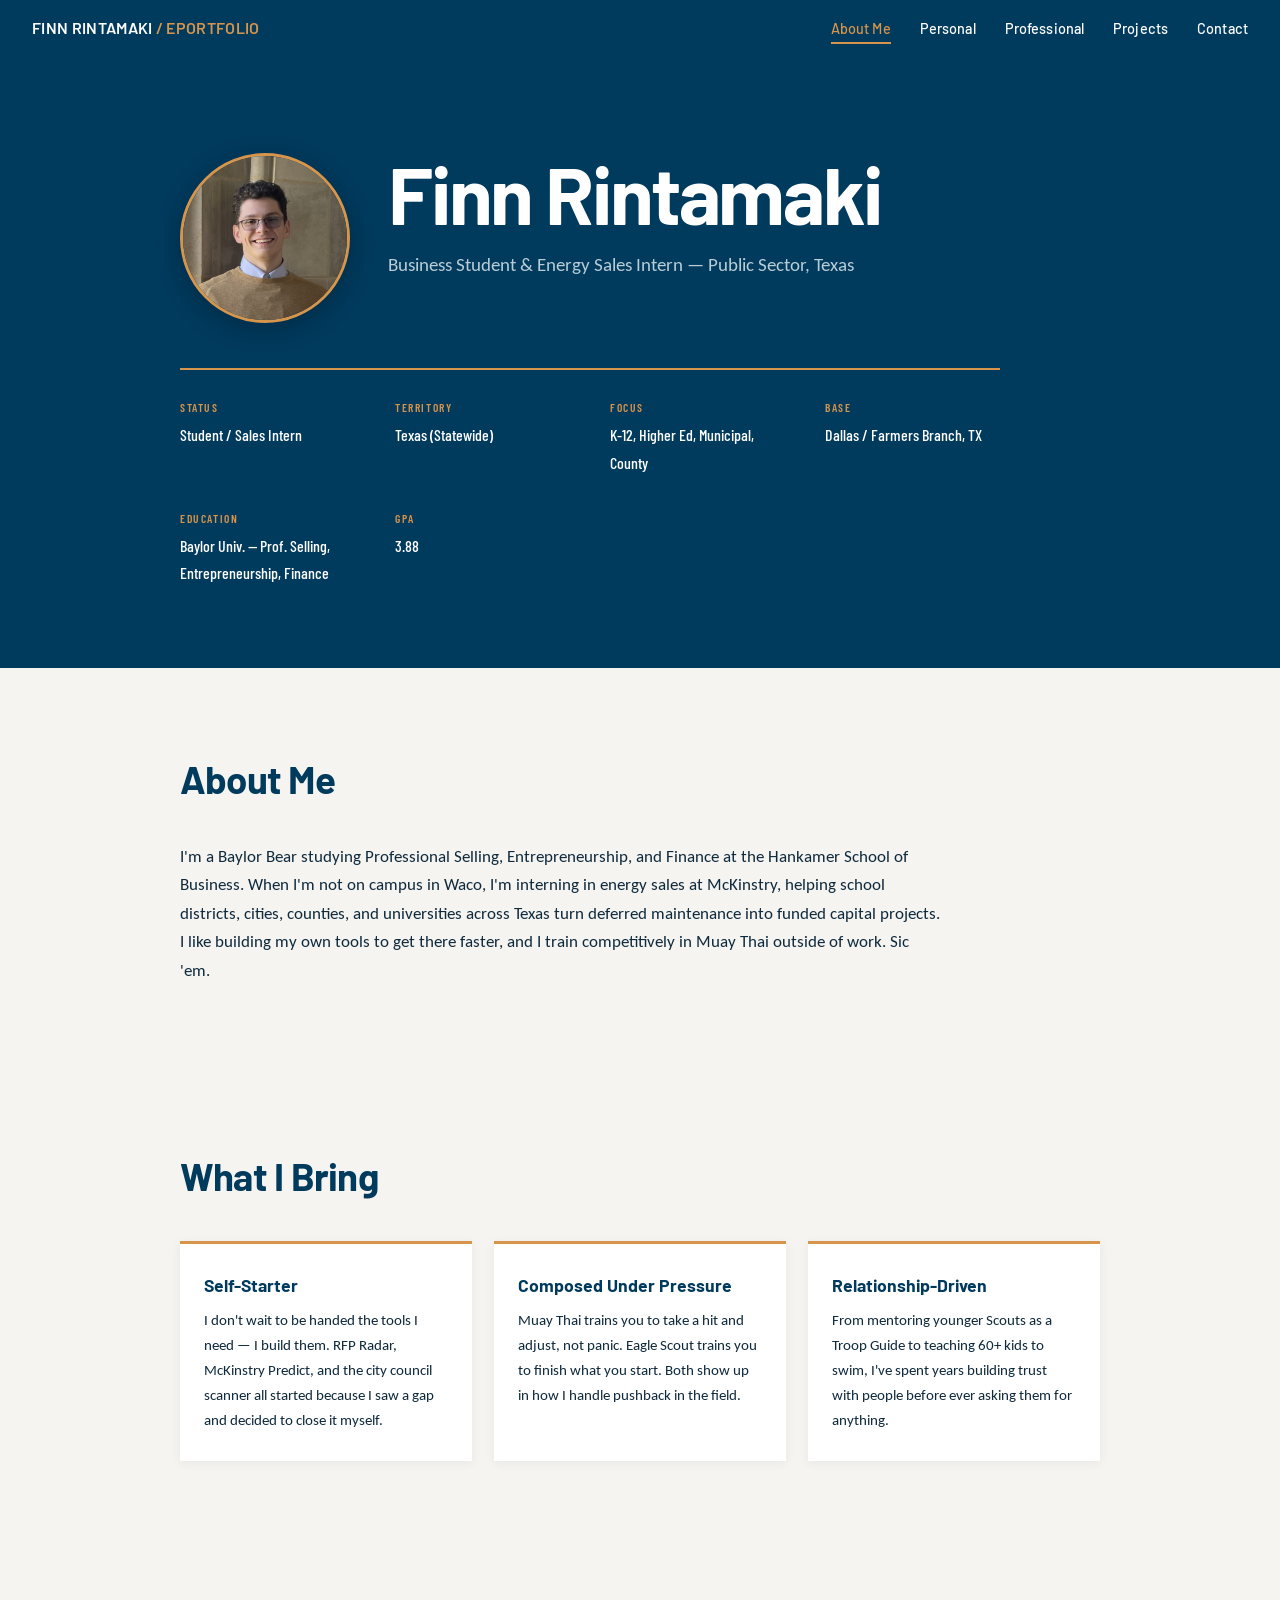
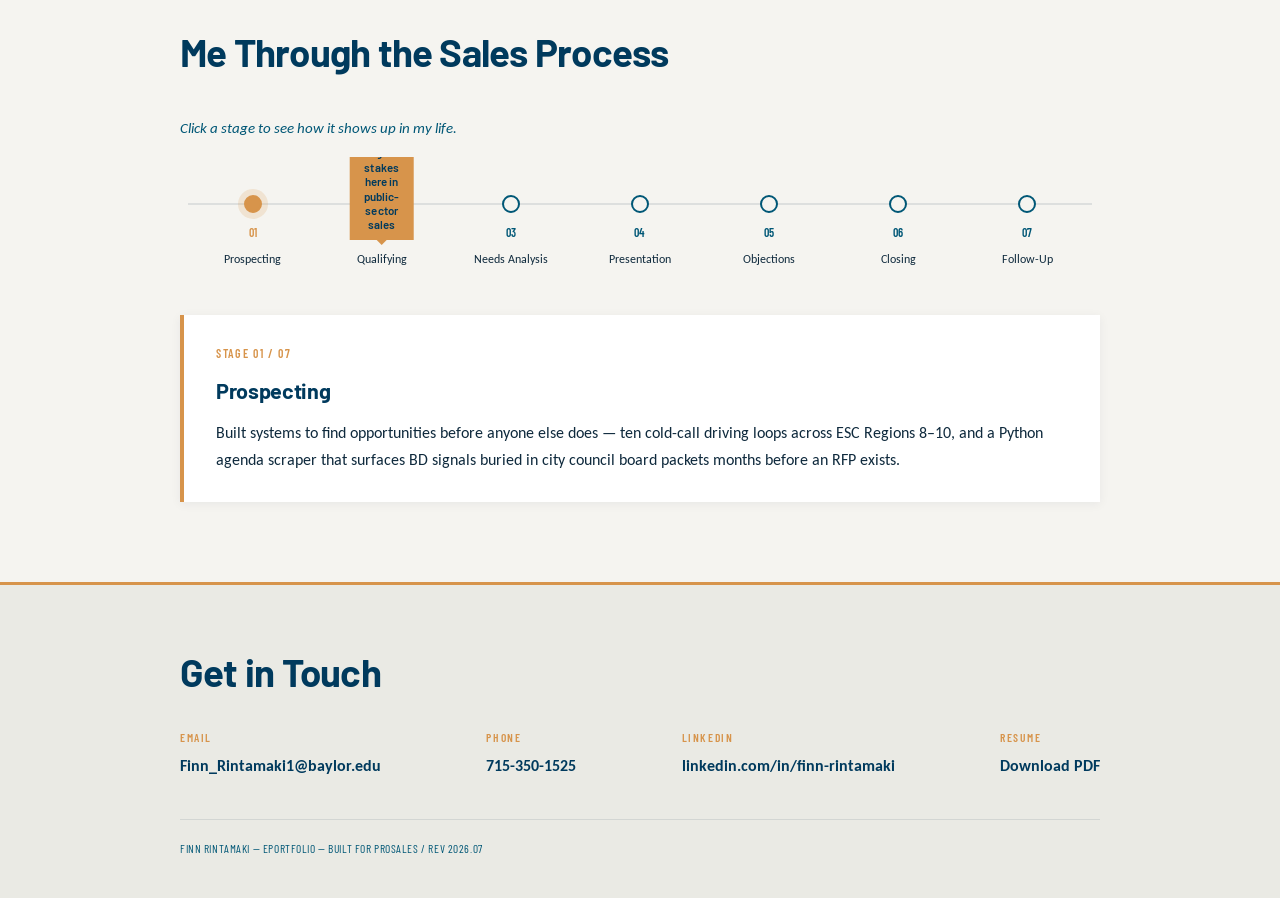
<file: index.html>
<!DOCTYPE html>
<html lang="en">
<head>
<meta charset="UTF-8">
<meta name="viewport" content="width=device-width, initial-scale=1.0">
<title>Finn Rintamaki — About Me</title>
<link rel="preconnect" href="https://fonts.googleapis.com">
<link href="https://fonts.googleapis.com/css2?family=Barlow:wght@400;500;600;700&family=Barlow+Condensed:wght@500;600&family=Carlito:wght@400;700&display=swap" rel="stylesheet">
<link rel="stylesheet" href="styles.css">
</head>
<body>

<a class="skip" href="#main">Skip to content</a>

<nav>
  <a href="index.html" class="nav-brand">FINN RINTAMAKI <span>/ EPORTFOLIO</span></a>
  <ul class="nav-links">
    <li><a href="index.html" class="active">About Me</a></li>
    <li><a href="personal.html">Personal</a></li>
    <li><a href="professional.html">Professional</a></li>
    <li><a href="projects.html">Projects</a></li>
    <li><a href="contact.html">Contact</a></li>
  </ul>
</nav>

<main id="main">

  <header class="hero" id="top">
    <div class="hero-frame">
      <div class="hero-top">
        <img class="hero-headshot" src="headshot.jpg" alt="Finn Rintamaki headshot">
        <div class="hero-intro">
          <h1>Finn Rintamaki</h1>
          <p class="role">Business Student &amp; Energy Sales Intern — Public Sector, Texas</p>
        </div>
      </div>
      <div class="spec-strip">
        <div class="spec-item">
          <span class="label">Status</span>
          <span class="value mono">Student / Sales Intern</span>
        </div>
        <div class="spec-item">
          <span class="label">Territory</span>
          <span class="value mono">Texas (Statewide)</span>
        </div>
        <div class="spec-item">
          <span class="label">Focus</span>
          <span class="value mono">K-12, Higher Ed, Municipal, County</span>
        </div>
        <div class="spec-item">
          <span class="label">Base</span>
          <span class="value mono">Dallas / Farmers Branch, TX</span>
        </div>
        <div class="spec-item">
          <span class="label">Education</span>
          <span class="value mono">Baylor Univ. — Prof. Selling, Entrepreneurship, Finance</span>
        </div>
        <div class="spec-item">
          <span class="label">GPA</span>
          <span class="value mono">3.88</span>
        </div>
      </div>
    </div>
  </header>

  <section id="about-me">
    <div class="section-inner">
      <h2 class="section-title">About Me</h2>
      <div class="about-flex reveal">
        <div class="about-copy">
          <p>I'm a Baylor Bear studying Professional Selling, Entrepreneurship, and Finance at the Hankamer School of Business. When I'm not on campus in Waco, I'm interning in energy sales at McKinstry, helping school districts, cities, counties, and universities across Texas turn deferred maintenance into funded capital projects. I like building my own tools to get there faster, and I train competitively in Muay Thai outside of work. Sic 'em.</p>
        </div>
      </div>

      <!-- To add your intro video: unhide the block below and replace YOUR_VIDEO_ID with your YouTube "Unlisted" video ID -->
      <!--
      <div class="video-frame">
        <iframe
          src="https://www.youtube.com/embed/YOUR_VIDEO_ID"
          title="Finn Rintamaki — 60 Second Intro"
          frameborder="0"
          allow="accelerometer; autoplay; clipboard-write; encrypted-media; gyroscope; picture-in-picture"
          allowfullscreen>
        </iframe>
      </div>
      -->
    </div>
  </section>

  <section id="strengths">
    <div class="section-inner">
      <h2 class="section-title">What I Bring</h2>
      <div class="strength-grid reveal">

        <div class="strength-card">
          <div class="strength-title">Self-Starter</div>
          <p class="strength-text">I don't wait to be handed the tools I need — I build them. RFP Radar, McKinstry Predict, and the city council scanner all started because I saw a gap and decided to close it myself.</p>
        </div>

        <div class="strength-card">
          <div class="strength-title">Composed Under Pressure</div>
          <p class="strength-text">Muay Thai trains you to take a hit and adjust, not panic. Eagle Scout trains you to finish what you start. Both show up in how I handle pushback in the field.</p>
        </div>

        <div class="strength-card">
          <div class="strength-title">Relationship-Driven</div>
          <p class="strength-text">From mentoring younger Scouts as a Troop Guide to teaching 60+ kids to swim, I've spent years building trust with people before ever asking them for anything.</p>
        </div>

      </div>
    </div>
  </section>

  <section id="journey">
    <div class="section-inner">
      <h2 class="section-title">Me Through the Sales Process</h2>
      <p class="journey-hint">Click a stage to see how it shows up in my life.</p>
      <div class="route-track reveal" role="list">
        <button class="route-stop active" data-stage="01" data-title="Prospecting" data-desc="Built systems to find opportunities before anyone else does — ten cold-call driving loops across ESC Regions 8–10, and a Python agenda scraper that surfaces BD signals buried in city council board packets months before an RFP exists." aria-pressed="true">
          <span class="stop-dot"></span>
          <span class="stop-year mono">01</span>
          <span class="stop-label">Prospecting</span>
        </button>
        <button class="route-stop" data-stage="02" data-title="Qualifying" data-desc="Learned to tell a real opportunity from a maybe — researching CO issuance timing, capital allocation, and HVAC condition before committing real time. Sizing up a multi-million-dollar capital project against dozens of smaller leads teaches you fast that not every open door is worth walking through." aria-pressed="false">
          <span class="stage-callout">Higher stakes here in public-sector sales</span>
          <span class="stop-dot"></span>
          <span class="stop-year mono">02</span>
          <span class="stop-label">Qualifying</span>
        </button>
        <button class="route-stop" data-stage="03" data-title="Needs Analysis" data-desc="Jazz taught me to listen before I play. Teaching 60+ kids to swim taught me to assess where each one actually was before deciding what came next — both are just discovery by another name." aria-pressed="false">
          <span class="stop-dot"></span>
          <span class="stop-year mono">03</span>
          <span class="stop-label">Needs Analysis</span>
        </button>
        <button class="route-stop" data-stage="04" data-title="Presentation" data-desc="Standing in front of people and delivering something they need to follow isn't new — Drum Major in front of a full marching band, and a formatted business case deck built for Blum ISD's school board comparing financing options." aria-pressed="false">
          <span class="stop-dot"></span>
          <span class="stop-year mono">04</span>
          <span class="stop-label">Presentation</span>
        </button>
        <button class="route-stop" data-stage="05" data-title="Handling Objections" data-desc="Muay Thai trains you to take a hit, stay composed, and adjust — not panic. The same instinct applies to navigating incumbent vendors and procurement pushback in the field." aria-pressed="false">
          <span class="stop-dot"></span>
          <span class="stop-year mono">05</span>
          <span class="stop-label">Objections</span>
        </button>
        <button class="route-stop" data-stage="06" data-title="Closing" data-desc="Eagle Scout doesn't happen by accident — it takes finishing a long project all the way through, past the point most people would stop. That same follow-through is what closing actually requires." aria-pressed="false">
          <span class="stop-dot"></span>
          <span class="stop-year mono">06</span>
          <span class="stop-label">Closing</span>
        </button>
        <button class="route-stop" data-stage="07" data-title="Follow-Up" data-desc="Relationship-driven service doesn't end at the signature — it's the same habit that had me mentoring younger Scouts as a Troop Guide and staying involved in international service work long after the initial commitment ended." aria-pressed="false">
          <span class="stop-dot"></span>
          <span class="stop-year mono">07</span>
          <span class="stop-label">Follow-Up</span>
        </button>
      </div>
      <div class="route-readout" id="journeyReadout">
        <span class="readout-label mono" id="readoutMeta">STAGE 01 / 07</span>
        <h3 class="readout-title" id="readoutTitle">Prospecting</h3>
        <p class="readout-desc" id="readoutDesc">Built systems to find opportunities before anyone else does — ten cold-call driving loops across ESC Regions 8–10, and a Python agenda scraper that surfaces BD signals buried in city council board packets months before an RFP exists.</p>
      </div>
    </div>
  </section>

</main>

<footer id="contact">
  <div class="section-inner">
    <h2 class="section-title" style="margin-bottom:1.5rem;">Get in Touch</h2>
  </div>
  <div class="contact-grid reveal">
    <div class="contact-item">
      <span class="label">Email</span>
      <a href="mailto:Finn_Rintamaki1@baylor.edu">Finn_Rintamaki1@baylor.edu</a>
    </div>
    <div class="contact-item">
      <span class="label">Phone</span>
      <a href="tel:+17153501525">715-350-1525</a>
    </div>
    <div class="contact-item">
      <span class="label">LinkedIn</span>
      <a href="https://www.linkedin.com/in/finn-rintamaki/" target="_blank" rel="noopener">linkedin.com/in/finn-rintamaki</a>
    </div>
    <div class="contact-item">
      <span class="label">Resume</span>
      <a href="Finn_Rintamaki_Resume.pdf" target="_blank" rel="noopener">Download PDF</a>
    </div>
  </div>
  <p class="footer-note">FINN RINTAMAKI — EPORTFOLIO — BUILT FOR PROSALES / REV 2026.07</p>
</footer>

<script src="script.js"></script>
</body>
</html>
</file>
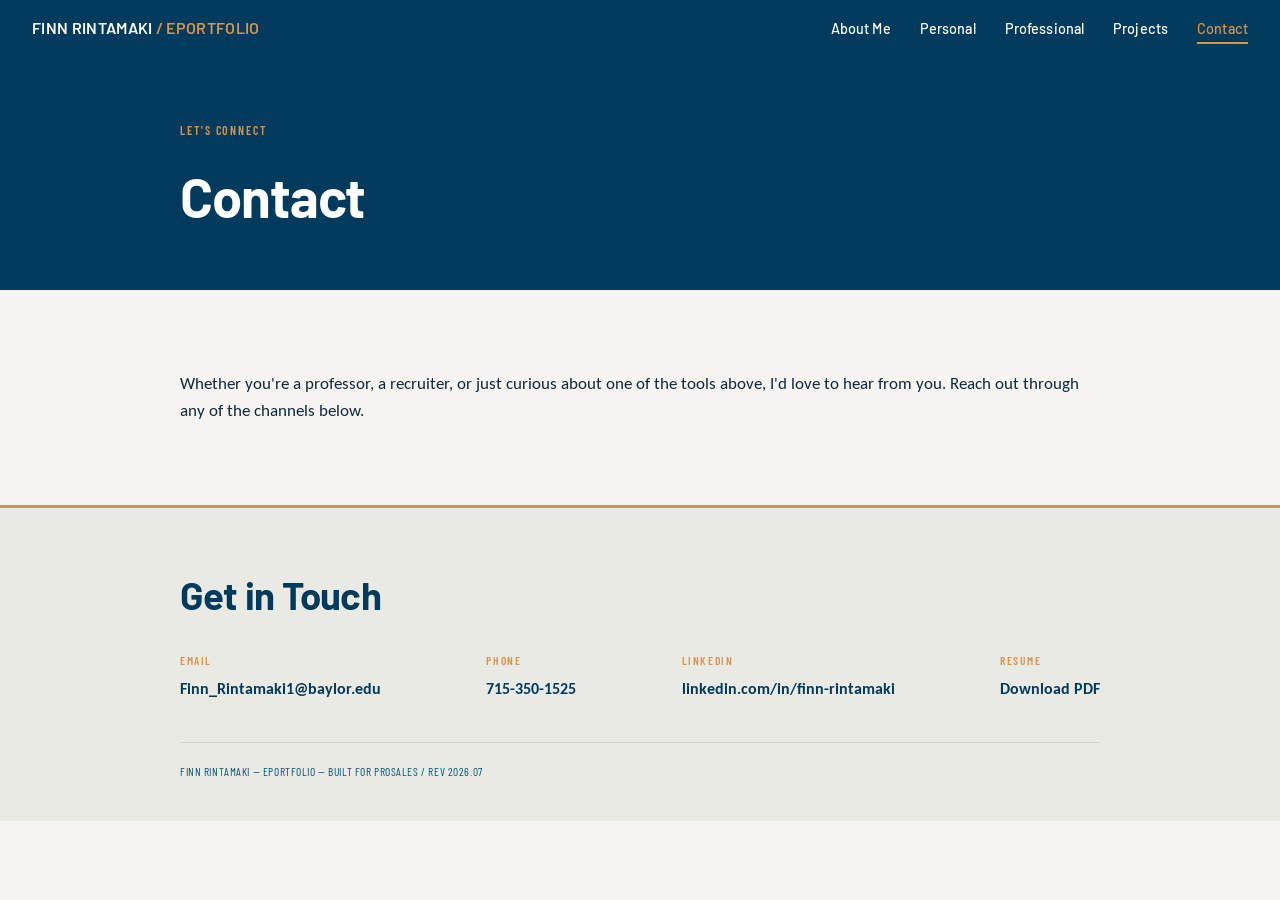
<file: contact.html>
<!DOCTYPE html>
<html lang="en">
<head>
<meta charset="UTF-8">
<meta name="viewport" content="width=device-width, initial-scale=1.0">
<title>Finn Rintamaki — Contact</title>
<link rel="preconnect" href="https://fonts.googleapis.com">
<link href="https://fonts.googleapis.com/css2?family=Barlow:wght@400;500;600;700&family=Barlow+Condensed:wght@500;600&family=Carlito:wght@400;700&display=swap" rel="stylesheet">
<link rel="stylesheet" href="styles.css">
</head>
<body>

<a class="skip" href="#main">Skip to content</a>

<nav>
  <a href="index.html" class="nav-brand">FINN RINTAMAKI <span>/ EPORTFOLIO</span></a>
  <ul class="nav-links">
    <li><a href="index.html">About Me</a></li>
    <li><a href="personal.html">Personal</a></li>
    <li><a href="professional.html">Professional</a></li>
    <li><a href="projects.html">Projects</a></li>
    <li><a href="contact.html" class="active">Contact</a></li>
  </ul>
</nav>

<header class="page-header">
  <div class="section-inner">
    <div class="eyebrow">Let's Connect</div>
    <h1>Contact</h1>
  </div>
</header>

<main id="main">
  <section id="contact-intro">
    <div class="section-inner">
      <p class="about-copy" style="font-size:1.05rem;">Whether you're a professor, a recruiter, or just curious about one of the tools above, I'd love to hear from you. Reach out through any of the channels below.</p>
    </div>
  </section>
</main>

<footer id="contact">
  <div class="section-inner">
    <h2 class="section-title" style="margin-bottom:1.5rem;">Get in Touch</h2>
  </div>
  <div class="contact-grid reveal">
    <div class="contact-item">
      <span class="label">Email</span>
      <a href="mailto:Finn_Rintamaki1@baylor.edu">Finn_Rintamaki1@baylor.edu</a>
    </div>
    <div class="contact-item">
      <span class="label">Phone</span>
      <a href="tel:+17153501525">715-350-1525</a>
    </div>
    <div class="contact-item">
      <span class="label">LinkedIn</span>
      <a href="https://www.linkedin.com/in/finn-rintamaki/" target="_blank" rel="noopener">linkedin.com/in/finn-rintamaki</a>
    </div>
    <div class="contact-item">
      <span class="label">Resume</span>
      <a href="Finn_Rintamaki_Resume.pdf" target="_blank" rel="noopener">Download PDF</a>
    </div>
  </div>
  <p class="footer-note">FINN RINTAMAKI — EPORTFOLIO — BUILT FOR PROSALES / REV 2026.07</p>
</footer>

<script src="script.js"></script>
</body>
</html>
</file>
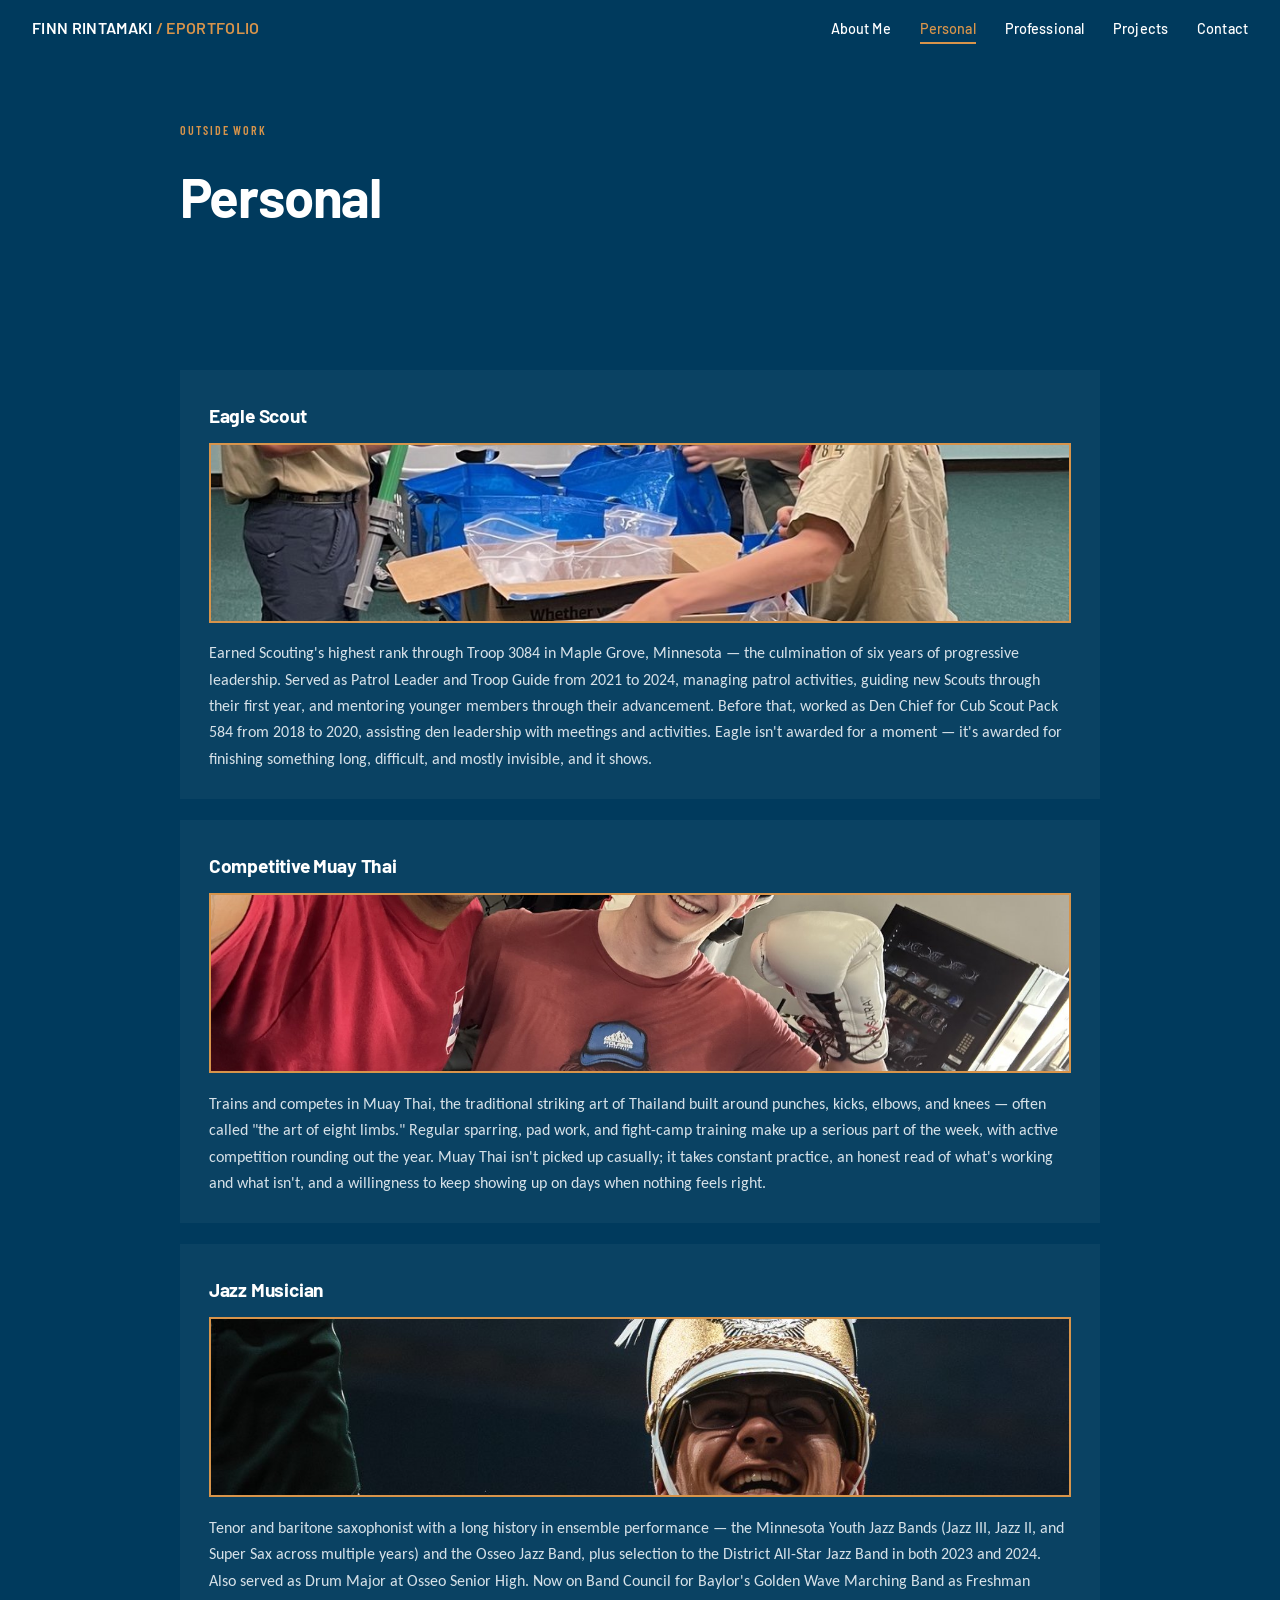
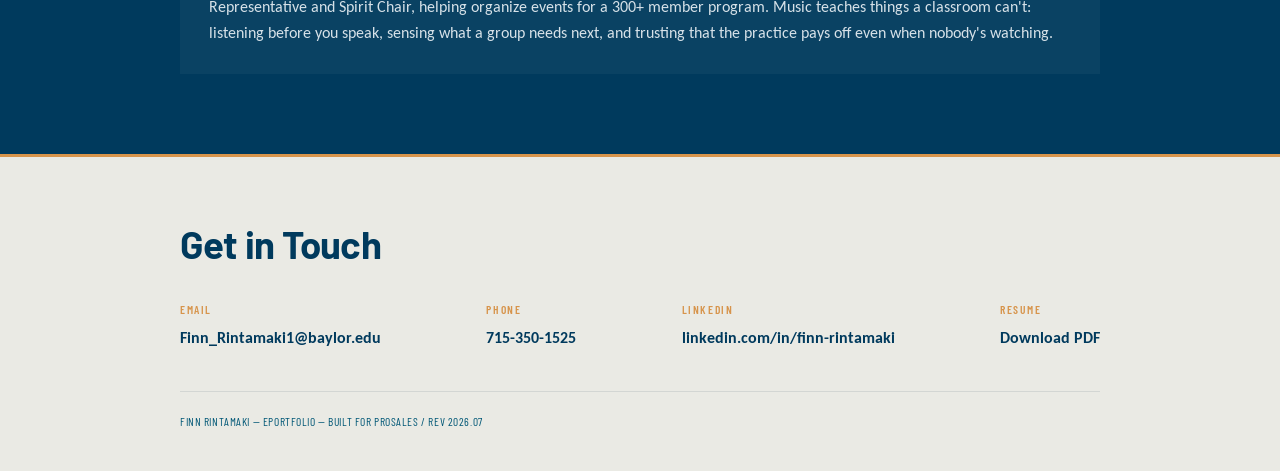
<file: personal.html>
<!DOCTYPE html>
<html lang="en">
<head>
<meta charset="UTF-8">
<meta name="viewport" content="width=device-width, initial-scale=1.0">
<title>Finn Rintamaki — Personal</title>
<link rel="preconnect" href="https://fonts.googleapis.com">
<link href="https://fonts.googleapis.com/css2?family=Barlow:wght@400;500;600;700&family=Barlow+Condensed:wght@500;600&family=Carlito:wght@400;700&display=swap" rel="stylesheet">
<link rel="stylesheet" href="styles.css">
</head>
<body>

<a class="skip" href="#main">Skip to content</a>

<nav>
  <a href="index.html" class="nav-brand">FINN RINTAMAKI <span>/ EPORTFOLIO</span></a>
  <ul class="nav-links">
    <li><a href="index.html">About Me</a></li>
    <li><a href="personal.html" class="active">Personal</a></li>
    <li><a href="professional.html">Professional</a></li>
    <li><a href="projects.html">Projects</a></li>
    <li><a href="contact.html">Contact</a></li>
  </ul>
</nav>

<header class="page-header">
  <div class="section-inner">
    <div class="eyebrow">Outside Work</div>
    <h1>Personal</h1>
  </div>
</header>

<main id="main">
  <section id="personal" class="dark-band">
    <div class="section-inner">
      <div class="card-list">

        <div class="card reveal">
          <div class="card-head">
            <span class="card-title">Eagle Scout</span>
          </div>
          <img class="photo-slot card-photo" src="eagle-scout.jpg" alt="Finn leading an Eagle Scout service project" style="object-fit:cover; padding:0; background:none; border:2px solid var(--brass);">
          <p>Earned Scouting's highest rank through Troop 3084 in Maple Grove, Minnesota — the culmination of six years of progressive leadership. Served as Patrol Leader and Troop Guide from 2021 to 2024, managing patrol activities, guiding new Scouts through their first year, and mentoring younger members through their advancement. Before that, worked as Den Chief for Cub Scout Pack 584 from 2018 to 2020, assisting den leadership with meetings and activities. Eagle isn't awarded for a moment — it's awarded for finishing something long, difficult, and mostly invisible, and it shows.</p>
        </div>

        <div class="card reveal">
          <div class="card-head">
            <span class="card-title">Competitive Muay Thai</span>
          </div>
          <img class="photo-slot card-photo" src="muay-thai.jpg" alt="Finn training Muay Thai with his coach" style="object-fit:cover; padding:0; background:none; border:2px solid var(--brass);">
          <p>Trains and competes in Muay Thai, the traditional striking art of Thailand built around punches, kicks, elbows, and knees — often called "the art of eight limbs." Regular sparring, pad work, and fight-camp training make up a serious part of the week, with active competition rounding out the year. Muay Thai isn't picked up casually; it takes constant practice, an honest read of what's working and what isn't, and a willingness to keep showing up on days when nothing feels right.</p>
        </div>

        <div class="card reveal">
          <div class="card-head">
            <span class="card-title">Jazz Musician</span>
          </div>
          <img class="photo-slot card-photo" src="marching-band.jpg" alt="Finn as Drum Major with Baylor's Golden Wave Marching Band" style="object-fit:cover; padding:0; background:none; border:2px solid var(--brass);">
          <p>Tenor and baritone saxophonist with a long history in ensemble performance — the Minnesota Youth Jazz Bands (Jazz III, Jazz II, and Super Sax across multiple years) and the Osseo Jazz Band, plus selection to the District All-Star Jazz Band in both 2023 and 2024. Also served as Drum Major at Osseo Senior High. Now on Band Council for Baylor's Golden Wave Marching Band as Freshman Representative and Spirit Chair, helping organize events for a 300+ member program. Music teaches things a classroom can't: listening before you speak, sensing what a group needs next, and trusting that the practice pays off even when nobody's watching.</p>
        </div>

      </div>
    </div>
  </section>
</main>

<footer id="contact">
  <div class="section-inner">
    <h2 class="section-title" style="margin-bottom:1.5rem;">Get in Touch</h2>
  </div>
  <div class="contact-grid reveal">
    <div class="contact-item">
      <span class="label">Email</span>
      <a href="mailto:Finn_Rintamaki1@baylor.edu">Finn_Rintamaki1@baylor.edu</a>
    </div>
    <div class="contact-item">
      <span class="label">Phone</span>
      <a href="tel:+17153501525">715-350-1525</a>
    </div>
    <div class="contact-item">
      <span class="label">LinkedIn</span>
      <a href="https://www.linkedin.com/in/finn-rintamaki/" target="_blank" rel="noopener">linkedin.com/in/finn-rintamaki</a>
    </div>
    <div class="contact-item">
      <span class="label">Resume</span>
      <a href="Finn_Rintamaki_Resume.pdf" target="_blank" rel="noopener">Download PDF</a>
    </div>
  </div>
  <p class="footer-note">FINN RINTAMAKI — EPORTFOLIO — BUILT FOR PROSALES / REV 2026.07</p>
</footer>

<script src="script.js"></script>
</body>
</html>
</file>
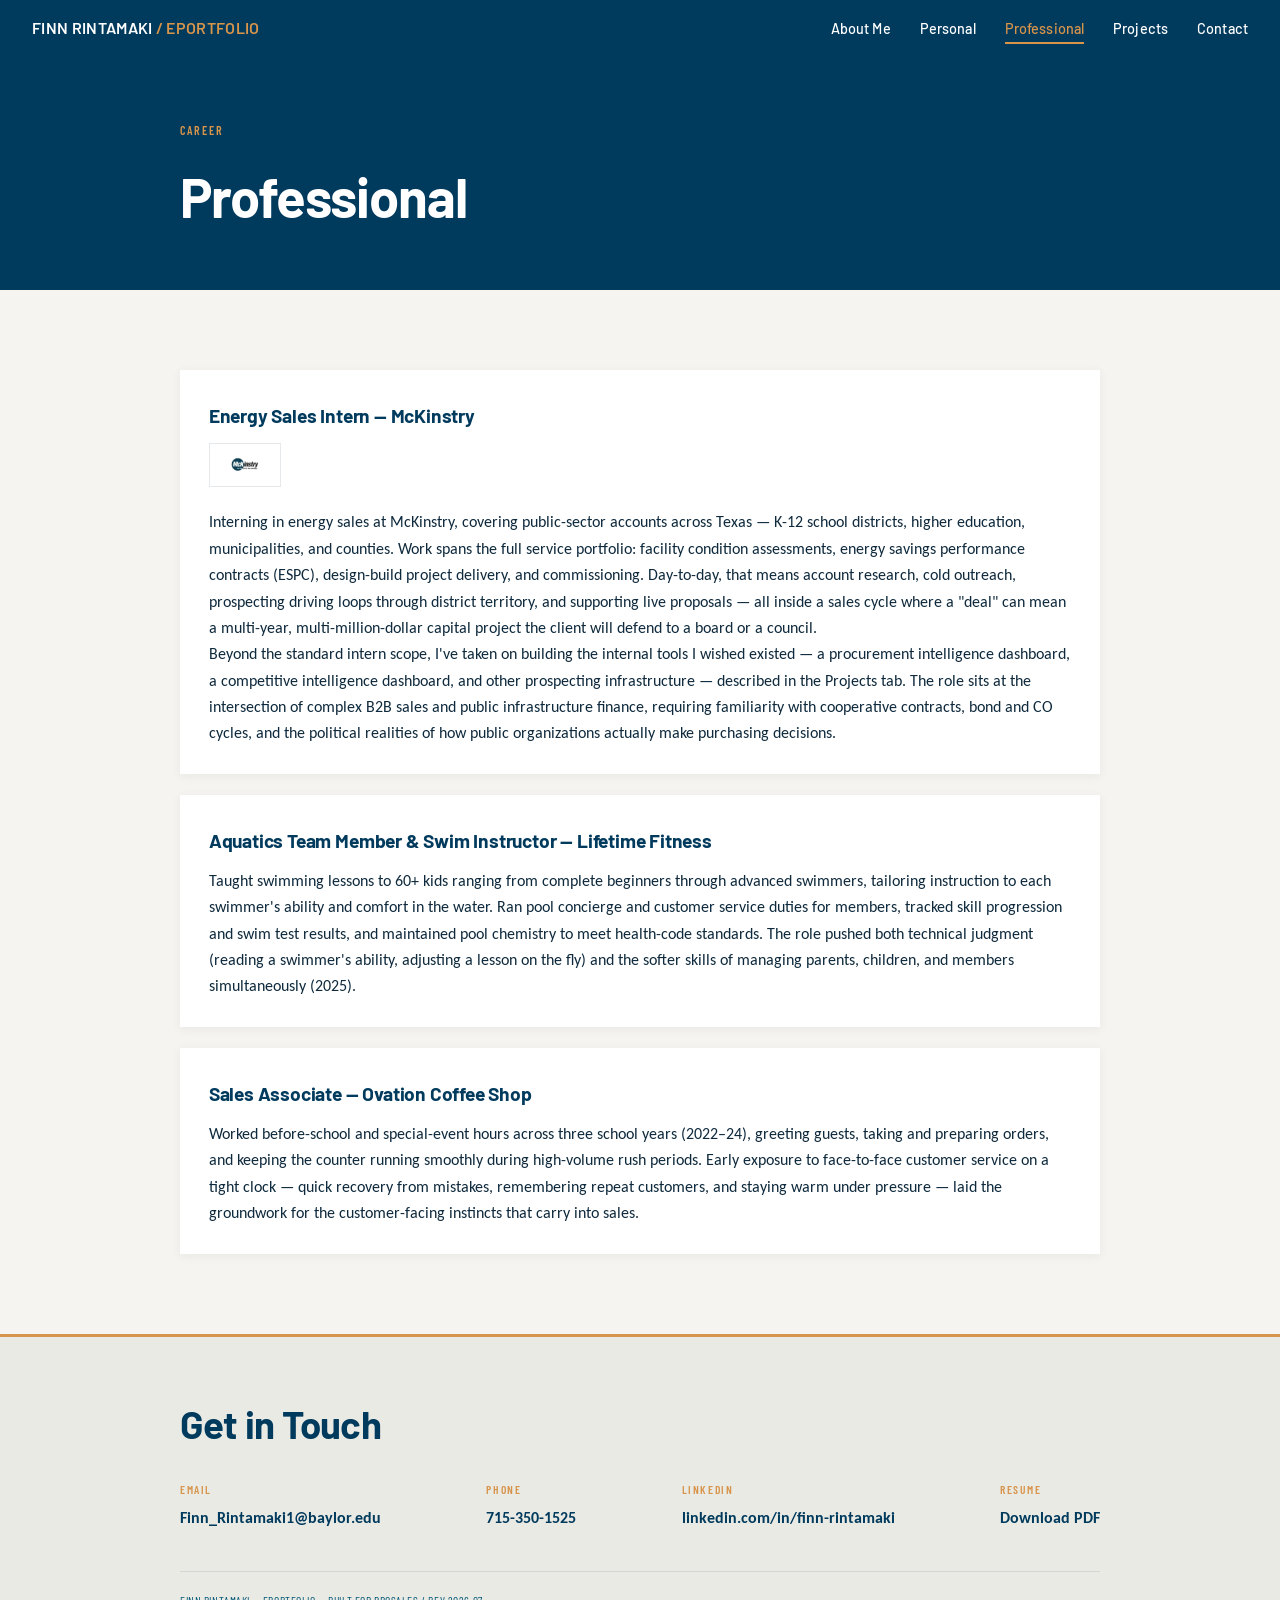
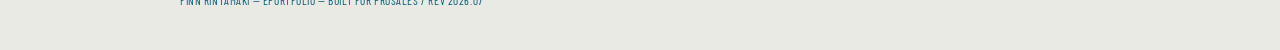
<file: professional.html>
<!DOCTYPE html>
<html lang="en">
<head>
<meta charset="UTF-8">
<meta name="viewport" content="width=device-width, initial-scale=1.0">
<title>Finn Rintamaki — Professional</title>
<link rel="preconnect" href="https://fonts.googleapis.com">
<link href="https://fonts.googleapis.com/css2?family=Barlow:wght@400;500;600;700&family=Barlow+Condensed:wght@500;600&family=Carlito:wght@400;700&display=swap" rel="stylesheet">
<link rel="stylesheet" href="styles.css">
</head>
<body>

<a class="skip" href="#main">Skip to content</a>

<nav>
  <a href="index.html" class="nav-brand">FINN RINTAMAKI <span>/ EPORTFOLIO</span></a>
  <ul class="nav-links">
    <li><a href="index.html">About Me</a></li>
    <li><a href="personal.html">Personal</a></li>
    <li><a href="professional.html" class="active">Professional</a></li>
    <li><a href="projects.html">Projects</a></li>
    <li><a href="contact.html">Contact</a></li>
  </ul>
</nav>

<header class="page-header">
  <div class="section-inner">
    <div class="eyebrow">Career</div>
    <h1>Professional</h1>
  </div>
</header>

<main id="main">
  <section id="professional">
    <div class="section-inner">
      <div class="card-list">

        <div class="card reveal">
          <div class="card-head">
            <span class="card-title">Energy Sales Intern — McKinstry</span>
          </div>
          <img src="mckinstry-logo.jpg" alt="McKinstry logo" style="height:44px; margin-bottom:0.9rem; background:#fff; padding:0.4rem 0.7rem; border:1px solid var(--paper-line-faint);">
          <p>Interning in energy sales at McKinstry, covering public-sector accounts across Texas — K-12 school districts, higher education, municipalities, and counties. Work spans the full service portfolio: facility condition assessments, energy savings performance contracts (ESPC), design-build project delivery, and commissioning. Day-to-day, that means account research, cold outreach, prospecting driving loops through district territory, and supporting live proposals — all inside a sales cycle where a "deal" can mean a multi-year, multi-million-dollar capital project the client will defend to a board or a council.</p>
          <p>Beyond the standard intern scope, I've taken on building the internal tools I wished existed — a procurement intelligence dashboard, a competitive intelligence dashboard, and other prospecting infrastructure — described in the Projects tab. The role sits at the intersection of complex B2B sales and public infrastructure finance, requiring familiarity with cooperative contracts, bond and CO cycles, and the political realities of how public organizations actually make purchasing decisions.</p>
        </div>

        <div class="card reveal">
          <div class="card-head">
            <span class="card-title">Aquatics Team Member &amp; Swim Instructor — Lifetime Fitness</span>
          </div>
          <p>Taught swimming lessons to 60+ kids ranging from complete beginners through advanced swimmers, tailoring instruction to each swimmer's ability and comfort in the water. Ran pool concierge and customer service duties for members, tracked skill progression and swim test results, and maintained pool chemistry to meet health-code standards. The role pushed both technical judgment (reading a swimmer's ability, adjusting a lesson on the fly) and the softer skills of managing parents, children, and members simultaneously (2025).</p>
        </div>

        <div class="card reveal">
          <div class="card-head">
            <span class="card-title">Sales Associate — Ovation Coffee Shop</span>
          </div>
          <p>Worked before-school and special-event hours across three school years (2022–24), greeting guests, taking and preparing orders, and keeping the counter running smoothly during high-volume rush periods. Early exposure to face-to-face customer service on a tight clock — quick recovery from mistakes, remembering repeat customers, and staying warm under pressure — laid the groundwork for the customer-facing instincts that carry into sales.</p>
        </div>

      </div>
    </div>
  </section>
</main>

<footer id="contact">
  <div class="section-inner">
    <h2 class="section-title" style="margin-bottom:1.5rem;">Get in Touch</h2>
  </div>
  <div class="contact-grid reveal">
    <div class="contact-item">
      <span class="label">Email</span>
      <a href="mailto:Finn_Rintamaki1@baylor.edu">Finn_Rintamaki1@baylor.edu</a>
    </div>
    <div class="contact-item">
      <span class="label">Phone</span>
      <a href="tel:+17153501525">715-350-1525</a>
    </div>
    <div class="contact-item">
      <span class="label">LinkedIn</span>
      <a href="https://www.linkedin.com/in/finn-rintamaki/" target="_blank" rel="noopener">linkedin.com/in/finn-rintamaki</a>
    </div>
    <div class="contact-item">
      <span class="label">Resume</span>
      <a href="Finn_Rintamaki_Resume.pdf" target="_blank" rel="noopener">Download PDF</a>
    </div>
  </div>
  <p class="footer-note">FINN RINTAMAKI — EPORTFOLIO — BUILT FOR PROSALES / REV 2026.07</p>
</footer>

<script src="script.js"></script>
</body>
</html>
</file>
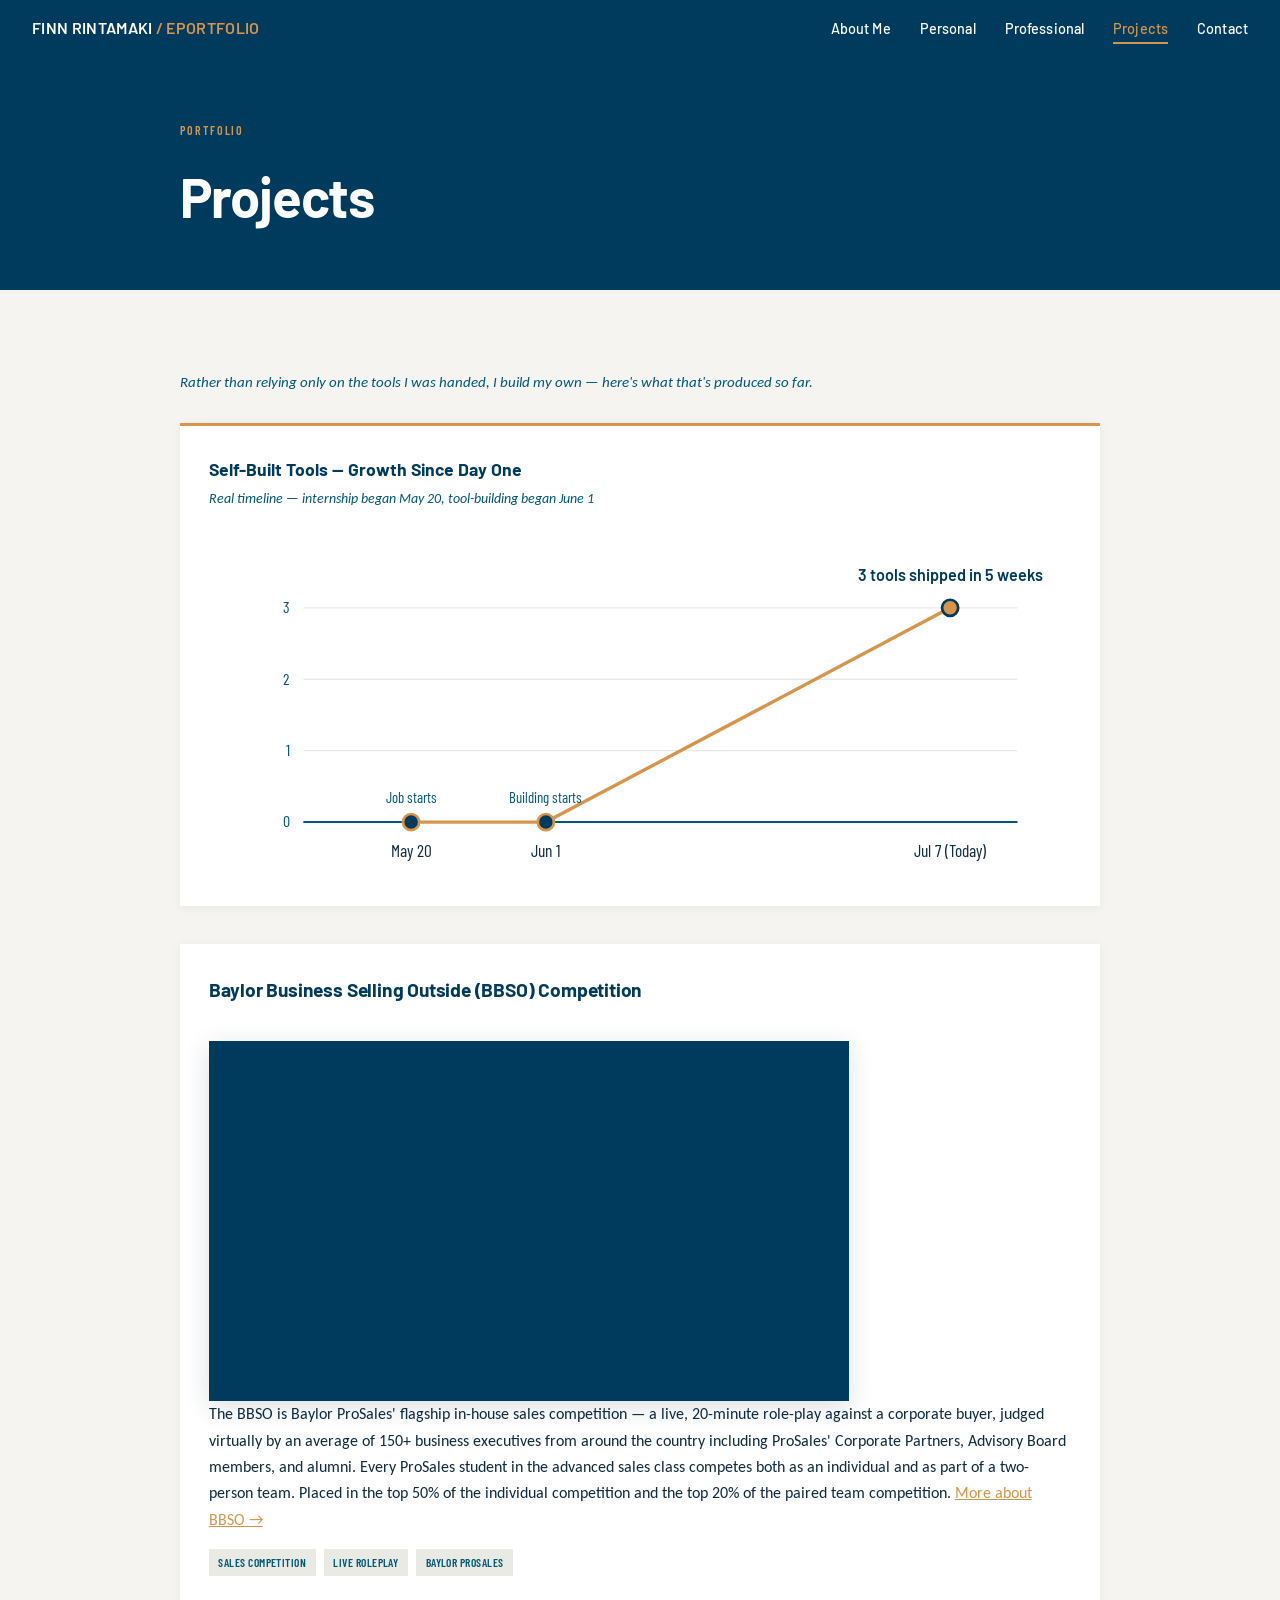
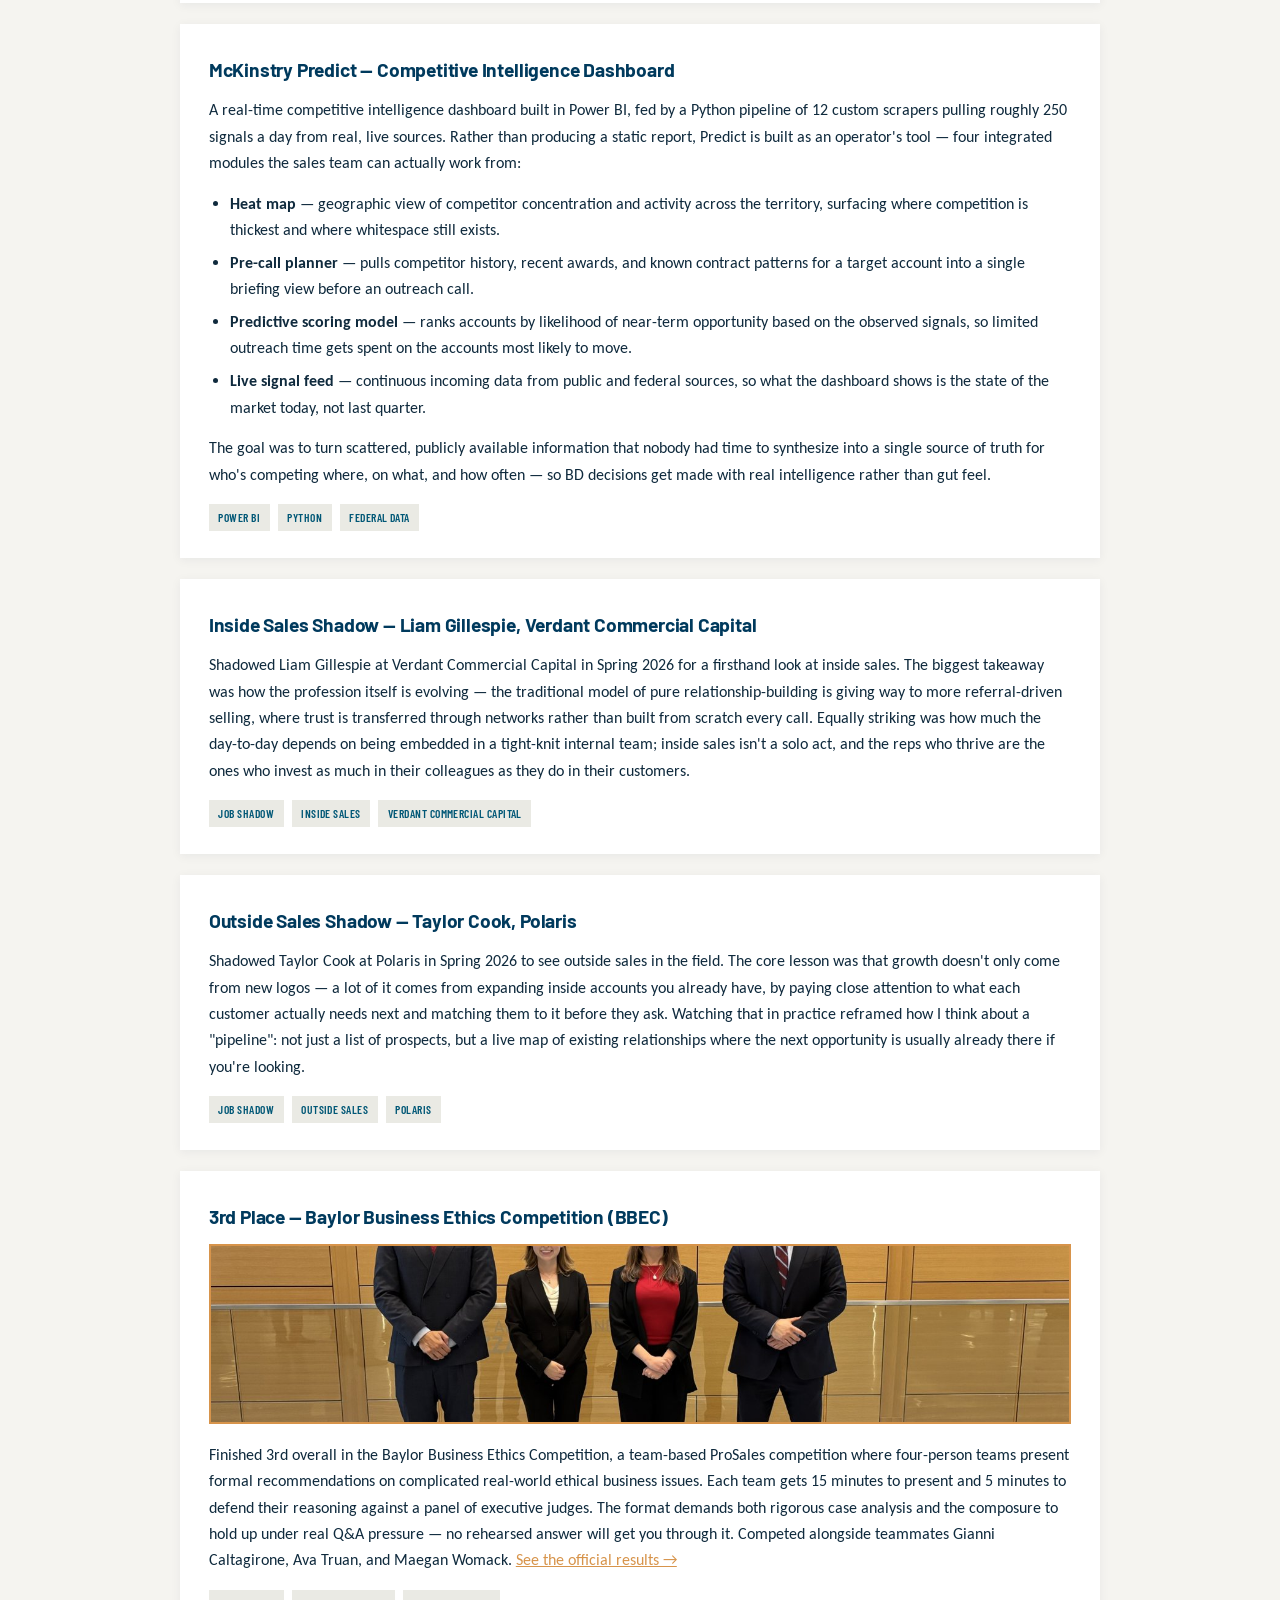
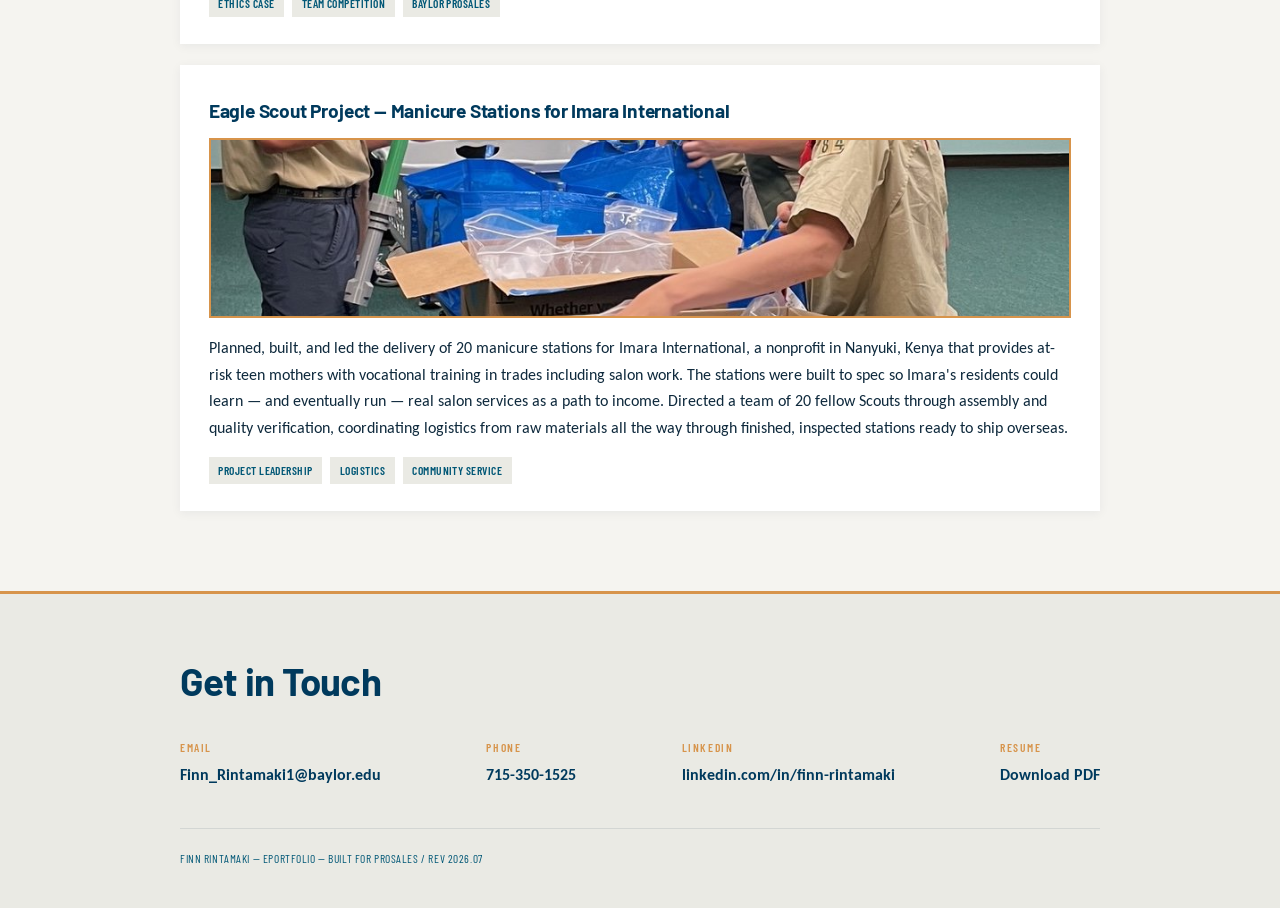
<file: projects.html>
<!DOCTYPE html>
<html lang="en">
<head>
<meta charset="UTF-8">
<meta name="viewport" content="width=device-width, initial-scale=1.0">
<title>Finn Rintamaki — Projects</title>
<link rel="preconnect" href="https://fonts.googleapis.com">
<link href="https://fonts.googleapis.com/css2?family=Barlow:wght@400;500;600;700&family=Barlow+Condensed:wght@500;600&family=Carlito:wght@400;700&display=swap" rel="stylesheet">
<link rel="stylesheet" href="styles.css">
</head>
<body>

<a class="skip" href="#main">Skip to content</a>

<nav>
  <a href="index.html" class="nav-brand">FINN RINTAMAKI <span>/ EPORTFOLIO</span></a>
  <ul class="nav-links">
    <li><a href="index.html">About Me</a></li>
    <li><a href="personal.html">Personal</a></li>
    <li><a href="professional.html">Professional</a></li>
    <li><a href="projects.html" class="active">Projects</a></li>
    <li><a href="contact.html">Contact</a></li>
  </ul>
</nav>

<header class="page-header">
  <div class="section-inner">
    <div class="eyebrow">Portfolio</div>
    <h1>Projects</h1>
  </div>
</header>

<main id="main">
  <section id="projects">
    <div class="section-inner">
      <p class="journey-hint">Rather than relying only on the tools I was handed, I build my own — here's what that's produced so far.</p>

      <div class="chart-block reveal">
        <div class="chart-title">Self-Built Tools — Growth Since Day One</div>
        <div class="chart-caption">Real timeline — internship began May 20, tool-building began June 1</div>
        <svg viewBox="0 0 640 260" xmlns="http://www.w3.org/2000/svg">
          <line x1="70" y1="60" x2="600" y2="60" stroke="var(--paper-line-faint)" stroke-width="1"/>
          <line x1="70" y1="113" x2="600" y2="113" stroke="var(--paper-line-faint)" stroke-width="1"/>
          <line x1="70" y1="166" x2="600" y2="166" stroke="var(--paper-line-faint)" stroke-width="1"/>
          <line x1="70" y1="219" x2="600" y2="219" stroke="var(--line)" stroke-width="1.5"/>

          <text x="60" y="64" text-anchor="end" font-family="Barlow Condensed" font-size="12" fill="var(--line)">3</text>
          <text x="60" y="117" text-anchor="end" font-family="Barlow Condensed" font-size="12" fill="var(--line)">2</text>
          <text x="60" y="170" text-anchor="end" font-family="Barlow Condensed" font-size="12" fill="var(--line)">1</text>
          <text x="60" y="223" text-anchor="end" font-family="Barlow Condensed" font-size="12" fill="var(--line)">0</text>

          <polyline points="150,219 250,219 550,60" fill="none" stroke="var(--brass)" stroke-width="2.5"/>

          <circle cx="150" cy="219" r="6" fill="var(--ink)" stroke="var(--brass)" stroke-width="2"/>
          <circle cx="250" cy="219" r="6" fill="var(--ink)" stroke="var(--brass)" stroke-width="2"/>
          <circle cx="550" cy="60" r="6" fill="var(--brass)" stroke="var(--ink)" stroke-width="2"/>

          <text x="150" y="245" text-anchor="middle" font-family="Barlow Condensed" font-size="13" fill="var(--dark-text)">May 20</text>
          <text x="250" y="245" text-anchor="middle" font-family="Barlow Condensed" font-size="13" fill="var(--dark-text)">Jun 1</text>
          <text x="550" y="245" text-anchor="middle" font-family="Barlow Condensed" font-size="13" fill="var(--dark-text)">Jul 7 (Today)</text>

          <text x="150" y="205" text-anchor="middle" font-family="Barlow Condensed" font-size="11" fill="var(--line)">Job starts</text>
          <text x="250" y="205" text-anchor="middle" font-family="Barlow Condensed" font-size="11" fill="var(--line)">Building starts</text>
          <text x="550" y="40" text-anchor="middle" font-family="Barlow" font-weight="600" font-size="12" fill="var(--ink)">3 tools shipped in 5 weeks</text>
        </svg>
      </div>

      <div class="card-list">

        <div class="card reveal">
          <div class="card-head">
            <span class="card-title">Baylor Business Selling Outside (BBSO) Competition</span>
          </div>
          <div class="video-frame">
            <iframe
              src="https://www.youtube.com/embed/wat6ibZ21Ew"
              title="Finn Rintamaki — BBSO Competition"
              frameborder="0"
              allow="accelerometer; autoplay; clipboard-write; encrypted-media; gyroscope; picture-in-picture"
              allowfullscreen>
            </iframe>
          </div>
          <p>The BBSO is Baylor ProSales' flagship in-house sales competition — a live, 20-minute role-play against a corporate buyer, judged virtually by an average of 150+ business executives from around the country including ProSales' Corporate Partners, Advisory Board members, and alumni. Every ProSales student in the advanced sales class competes both as an individual and as part of a two-person team. Placed in the top 50% of the individual competition and the top 20% of the paired team competition. <a href="https://sites.baylor.edu/prosales/students/competitions/bbso/" target="_blank" rel="noopener" style="color:var(--brass); text-decoration:underline;">More about BBSO →</a></p>
          <div class="card-tags"><span class="tag">Sales Competition</span><span class="tag">Live Roleplay</span><span class="tag">Baylor ProSales</span></div>
        </div>

        <div class="card reveal">
          <div class="card-head">
            <span class="card-title">McKinstry Predict — Competitive Intelligence Dashboard</span>
          </div>
          <p>A real-time competitive intelligence dashboard built in Power BI, fed by a Python pipeline of 12 custom scrapers pulling roughly 250 signals a day from real, live sources. Rather than producing a static report, Predict is built as an operator's tool — four integrated modules the sales team can actually work from:</p>
          <ul style="margin:0.9rem 0 0.9rem 1.3rem; font-size:1rem;">
            <li style="margin-bottom:0.4rem;"><strong>Heat map</strong> — geographic view of competitor concentration and activity across the territory, surfacing where competition is thickest and where whitespace still exists.</li>
            <li style="margin-bottom:0.4rem;"><strong>Pre-call planner</strong> — pulls competitor history, recent awards, and known contract patterns for a target account into a single briefing view before an outreach call.</li>
            <li style="margin-bottom:0.4rem;"><strong>Predictive scoring model</strong> — ranks accounts by likelihood of near-term opportunity based on the observed signals, so limited outreach time gets spent on the accounts most likely to move.</li>
            <li><strong>Live signal feed</strong> — continuous incoming data from public and federal sources, so what the dashboard shows is the state of the market today, not last quarter.</li>
          </ul>
          <p>The goal was to turn scattered, publicly available information that nobody had time to synthesize into a single source of truth for who's competing where, on what, and how often — so BD decisions get made with real intelligence rather than gut feel.</p>
          <div class="card-tags"><span class="tag">Power BI</span><span class="tag">Python</span><span class="tag">Federal Data</span></div>
        </div>

        <div class="card reveal">
          <div class="card-head">
            <span class="card-title">Inside Sales Shadow — Liam Gillespie, Verdant Commercial Capital</span>
          </div>
          <p>Shadowed Liam Gillespie at Verdant Commercial Capital in Spring 2026 for a firsthand look at inside sales. The biggest takeaway was how the profession itself is evolving — the traditional model of pure relationship-building is giving way to more referral-driven selling, where trust is transferred through networks rather than built from scratch every call. Equally striking was how much the day-to-day depends on being embedded in a tight-knit internal team; inside sales isn't a solo act, and the reps who thrive are the ones who invest as much in their colleagues as they do in their customers.</p>
          <div class="card-tags"><span class="tag">Job Shadow</span><span class="tag">Inside Sales</span><span class="tag">Verdant Commercial Capital</span></div>
        </div>

        <div class="card reveal">
          <div class="card-head">
            <span class="card-title">Outside Sales Shadow — Taylor Cook, Polaris</span>
          </div>
          <p>Shadowed Taylor Cook at Polaris in Spring 2026 to see outside sales in the field. The core lesson was that growth doesn't only come from new logos — a lot of it comes from expanding inside accounts you already have, by paying close attention to what each customer actually needs next and matching them to it before they ask. Watching that in practice reframed how I think about a "pipeline": not just a list of prospects, but a live map of existing relationships where the next opportunity is usually already there if you're looking.</p>
          <div class="card-tags"><span class="tag">Job Shadow</span><span class="tag">Outside Sales</span><span class="tag">Polaris</span></div>
        </div>

        <div class="card reveal">
          <div class="card-head">
            <span class="card-title">3rd Place — Baylor Business Ethics Competition (BBEC)</span>
          </div>
          <img class="photo-slot card-photo" src="bbec-team.jpg" alt="Finn and his BBEC team at Baylor" style="object-fit:cover; padding:0; background:none; border:2px solid var(--brass);">
          <p>Finished 3rd overall in the Baylor Business Ethics Competition, a team-based ProSales competition where four-person teams present formal recommendations on complicated real-world ethical business issues. Each team gets 15 minutes to present and 5 minutes to defend their reasoning against a panel of executive judges. The format demands both rigorous case analysis and the composure to hold up under real Q&amp;A pressure — no rehearsed answer will get you through it. Competed alongside teammates Gianni Caltagirone, Ava Truan, and Maegan Womack. <a href="https://sites.baylor.edu/prosales/students/competitions/bbec/" target="_blank" rel="noopener" style="color:var(--brass); text-decoration:underline;">See the official results →</a></p>
          <div class="card-tags"><span class="tag">Ethics Case</span><span class="tag">Team Competition</span><span class="tag">Baylor ProSales</span></div>
        </div>

        <div class="card reveal">
          <div class="card-head">
            <span class="card-title">Eagle Scout Project — Manicure Stations for Imara International</span>
          </div>
          <img class="photo-slot card-photo" src="eagle-scout.jpg" alt="Finn leading his Eagle Scout service project" style="object-fit:cover; padding:0; background:none; border:2px solid var(--brass);">
          <p>Planned, built, and led the delivery of 20 manicure stations for Imara International, a nonprofit in Nanyuki, Kenya that provides at-risk teen mothers with vocational training in trades including salon work. The stations were built to spec so Imara's residents could learn — and eventually run — real salon services as a path to income. Directed a team of 20 fellow Scouts through assembly and quality verification, coordinating logistics from raw materials all the way through finished, inspected stations ready to ship overseas.</p>
          <div class="card-tags"><span class="tag">Project Leadership</span><span class="tag">Logistics</span><span class="tag">Community Service</span></div>
        </div>

      </div>
    </div>
  </section>
</main>

<footer id="contact">
  <div class="section-inner">
    <h2 class="section-title" style="margin-bottom:1.5rem;">Get in Touch</h2>
  </div>
  <div class="contact-grid reveal">
    <div class="contact-item">
      <span class="label">Email</span>
      <a href="mailto:Finn_Rintamaki1@baylor.edu">Finn_Rintamaki1@baylor.edu</a>
    </div>
    <div class="contact-item">
      <span class="label">Phone</span>
      <a href="tel:+17153501525">715-350-1525</a>
    </div>
    <div class="contact-item">
      <span class="label">LinkedIn</span>
      <a href="https://www.linkedin.com/in/finn-rintamaki/" target="_blank" rel="noopener">linkedin.com/in/finn-rintamaki</a>
    </div>
    <div class="contact-item">
      <span class="label">Resume</span>
      <a href="Finn_Rintamaki_Resume.pdf" target="_blank" rel="noopener">Download PDF</a>
    </div>
  </div>
  <p class="footer-note">FINN RINTAMAKI — EPORTFOLIO — BUILT FOR PROSALES / REV 2026.07</p>
</footer>

<script src="script.js"></script>
</body>
</html>
</file>
<file: styles.css>
:root{
  --ink:#003A5D;
  --line:#005776;
  --paper:#F5F4F0;
  --paper-alt:#EAEAE4;
  --brass:#D7944B;
  --chalk:#FFFFFF;
  --dark-text:#0F2A3D;
  --paper-line-faint: rgba(15,42,61,0.10);
}
*{box-sizing:border-box; margin:0; padding:0;}
html{scroll-behavior:smooth;}
body{
  font-family:'Carlito', sans-serif;
  background:var(--paper);
  color:var(--dark-text);
  line-height:1.65;
}
h1,h2,h3{font-family:'Barlow', sans-serif; font-weight:700; letter-spacing:-0.015em;}
.mono{font-family:'Barlow Condensed', sans-serif;}

/* ---------- NAV ---------- */
nav{
  position:sticky; top:0; z-index:100;
  background:var(--ink);
  display:flex; align-items:center; justify-content:space-between;
  padding:0.95rem 2rem;
  flex-wrap:wrap; gap:0.8rem;
}
.nav-brand{
  color:var(--chalk); font-family:'Barlow',sans-serif; font-weight:600;
  font-size:1rem; letter-spacing:0.02em; text-decoration:none;
}
.nav-brand span{color:var(--brass);}
.nav-links{display:flex; align-items:center; gap:1.8rem; list-style:none; flex-wrap:wrap;}
.nav-links a{
  color:var(--chalk); text-decoration:none; font-size:0.9rem;
  font-family:'Barlow',sans-serif; font-weight:500; letter-spacing:0.01em;
  padding:0.35rem 0; border-bottom:2px solid transparent; transition:border-color .2s, color .2s;
}
.nav-links a:hover, .nav-links a.active{border-color:var(--brass); color:var(--brass);}

/* ---------- HERO / TITLE BLOCK ---------- */
.hero{
  background:var(--ink); color:var(--chalk);
  padding:6rem 2rem 5rem;
  position:relative;
}
.hero-frame{
  max-width:920px; margin:0 auto;
}
.hero-top{
  display:flex; align-items:center; gap:2.4rem; flex-wrap:wrap;
  margin-bottom:2.8rem;
}
.hero-headshot{
  width:170px; height:170px; border-radius:50%; object-fit:cover;
  border:3px solid var(--brass); flex-shrink:0;
  box-shadow:0 6px 24px rgba(0,0,0,0.25);
}
.hero-intro{flex:1; min-width:280px;}
.hero-intro h1{margin-bottom:0.8rem;}
.hero-intro .role{margin-bottom:0;}
.eyebrow{ display:none; }
.hero h1{font-size:clamp(3rem, 6.5vw, 5rem); line-height:1; margin-bottom:1rem; letter-spacing:-0.03em;}
.hero .role{
  font-size:1.2rem; color:#B8CDD6; margin-bottom:2.6rem; font-weight:500;
  max-width:640px;
}
.spec-strip{
  display:grid; grid-template-columns:repeat(auto-fit,minmax(160px,1fr));
  gap:2rem 2.5rem; border-top:2px solid var(--brass); padding-top:1.8rem; max-width:820px;
}
.spec-item .label{
  font-family:'Barlow Condensed',sans-serif; font-size:0.72rem; letter-spacing:0.14em;
  text-transform:uppercase; color:var(--brass); display:block; margin-bottom:0.3rem; font-weight:600;
}
.spec-item .value{font-size:1rem; color:var(--chalk); font-weight:500;}

/* corner brackets removed — leaving CSS but hidden */
.corner{display:none;}

/* small page header for non-home pages */
.page-header{
  background:var(--ink); color:var(--chalk); padding:4rem 2rem 3rem;
}
.page-header .section-inner{max-width:920px; margin:0 auto;}
.page-header .eyebrow{
  display:block; font-family:'Barlow Condensed',sans-serif; font-size:0.75rem;
  letter-spacing:0.16em; text-transform:uppercase; color:var(--brass);
  margin-bottom:0.7rem; font-weight:600;
}
.page-header h1{font-size:clamp(2.2rem, 5vw, 3.4rem); color:var(--chalk); letter-spacing:-0.02em;}

/* ---------- SECTIONS ---------- */
section{padding:5rem 2rem;}
.section-inner{max-width:920px; margin:0 auto;}
.section-tag{ display:none; }
.section-title{font-size:2.4rem; margin-bottom:2rem; color:var(--ink); letter-spacing:-0.02em;}

/* about me */
.about-copy p{font-size:1.08rem; max-width:760px;}
.about-flex{display:flex; gap:2.4rem; align-items:flex-start; flex-wrap:wrap;}
.video-frame{
  position:relative; width:100%; max-width:640px; aspect-ratio:16/9;
  margin-top:2.2rem; background:var(--ink);
  box-shadow:0 6px 24px rgba(15,42,61,0.15);
}
.video-frame iframe{position:absolute; top:0; left:0; width:100%; height:100%;}

/* strengths */
.strength-grid{display:grid; grid-template-columns:repeat(auto-fit,minmax(230px,1fr)); gap:1.4rem; margin-top:0.5rem;}
.strength-card{
  background:var(--chalk); padding:1.7rem 1.5rem;
  border-top:3px solid var(--brass);
  box-shadow:0 2px 10px rgba(15,42,61,0.06);
}
.strength-icon{width:52px; height:52px; border-radius:50%; margin-bottom:1rem; font-size:0.6rem;}
.strength-title{font-family:'Barlow',sans-serif; font-weight:700; font-size:1.1rem; color:var(--ink); margin-bottom:0.5rem;}
.strength-text{font-size:0.95rem;}

/* photo placeholders */
.photo-slot{
  border:1.5px dashed var(--brass);
  background:rgba(215,148,75,0.06);
  display:flex; align-items:center; justify-content:center;
  font-family:'Barlow Condensed',sans-serif; font-size:0.7rem; letter-spacing:0.03em;
  color:var(--line); text-align:center; padding:0.8rem; flex-shrink:0;
}
.photo-slot.headshot{width:160px; height:160px; border-radius:50%;}
.photo-slot.card-photo{width:100%; height:180px; margin-bottom:1.1rem;}
.dark-band .photo-slot{background:rgba(255,255,255,0.04); color:#C9D7DC;}

.stage-callout{
  position:absolute; top:-58px; left:50%; transform:translateX(-50%);
  background:var(--brass); color:var(--ink); font-family:'Barlow',sans-serif;
  font-size:0.72rem; font-weight:600; padding:0.5rem 0.75rem; white-space:normal;
  max-width:150px; text-align:center; line-height:1.25;
  z-index:5; letter-spacing:0.01em;
}
.stage-callout::after{
  content:''; position:absolute; top:100%; left:50%; transform:translateX(-50%);
  border-width:5px; border-style:solid; border-color:var(--brass) transparent transparent transparent;
}

/* journey route map */
.route-track{
  position:relative; display:flex; overflow-x:auto;
  padding:2.4rem 0.5rem 1.2rem; gap:0; scrollbar-color:var(--brass) transparent;
}
.route-track::before{
  content:''; position:absolute; top:calc(2.4rem + 8px); left:0.5rem; right:0.5rem;
  height:2px; background:var(--paper-line-faint);
}
.route-stop{
  background:none; border:none; cursor:pointer; font:inherit;
  display:flex; flex-direction:column; align-items:center; gap:0.6rem;
  position:relative; z-index:1; padding:0 0.9rem; flex:1 0 110px; min-width:110px;
}
.stop-dot{
  width:18px; height:18px; border-radius:50%; background:var(--paper);
  border:2px solid var(--line); transition:all .2s;
}
.route-stop:hover .stop-dot{border-color:var(--brass);}
.route-stop.active .stop-dot{background:var(--brass); border-color:var(--brass); box-shadow:0 0 0 6px rgba(215,148,75,0.18);}
.stop-year{font-family:'Barlow Condensed',sans-serif; font-size:0.75rem; color:var(--line); transition:color .2s; font-weight:600;}
.route-stop.active .stop-year{color:var(--brass);}
.stop-label{font-size:0.78rem; color:var(--dark-text); text-align:center; line-height:1.2; max-width:120px; font-weight:500;}
.route-readout{
  background:var(--chalk); border-left:4px solid var(--brass);
  padding:1.8rem 2rem; margin-top:1.8rem; min-height:150px;
  box-shadow:0 2px 10px rgba(15,42,61,0.06);
}
.readout-label{font-family:'Barlow Condensed',sans-serif; font-size:0.75rem; letter-spacing:0.14em; text-transform:uppercase; color:var(--brass); display:block; margin-bottom:0.6rem; font-weight:600;}
.readout-title{font-family:'Barlow',sans-serif; font-weight:700; font-size:1.35rem; margin-bottom:0.7rem; color:var(--ink);}
.readout-desc{font-size:1rem;}
.journey-hint{font-size:0.95rem; color:var(--line); margin-bottom:1rem; font-style:italic;}

/* cards */
.card-list{display:flex; flex-direction:column; gap:1.3rem;}
.card{
  background:var(--chalk); padding:1.7rem 1.8rem; position:relative;
  box-shadow:0 2px 10px rgba(15,42,61,0.06);
  border-top:3px solid transparent;
  transition:border-color .2s, transform .2s;
}
.card:hover{border-top-color:var(--brass);}
.card-head{margin-bottom:0.7rem;}
.card-title{font-family:'Barlow',sans-serif; font-weight:700; font-size:1.2rem; color:var(--ink); letter-spacing:-0.01em;}
.card-tags{display:flex; gap:0.5rem; flex-wrap:wrap; margin-top:1rem;}
.tag{
  font-family:'Barlow Condensed',sans-serif; font-size:0.72rem; letter-spacing:0.04em;
  text-transform:uppercase; color:var(--line); background:var(--paper-alt);
  padding:0.25rem 0.6rem; font-weight:600;
}

/* dark band sections */
.dark-band{background:var(--ink); color:var(--chalk);}
.dark-band .section-title{color:var(--chalk);}
.dark-band .card{background:rgba(255,255,255,0.04); box-shadow:none;}
.dark-band .card-title{color:var(--chalk);}
.dark-band .card p{color:#D6E1E8;}
.dark-band .tag{background:rgba(255,255,255,0.08); color:#D6E1E8;}

/* contact / footer */
footer{background:var(--paper-alt); border-top:3px solid var(--brass); padding:3.5rem 2rem 2.5rem;}
.contact-grid{display:flex; flex-wrap:wrap; gap:2rem; justify-content:space-between; max-width:920px; margin:0 auto;}
.contact-item .label{font-family:'Barlow Condensed',sans-serif; font-size:0.72rem; letter-spacing:0.14em; text-transform:uppercase; color:var(--brass); display:block; margin-bottom:0.35rem; font-weight:600;}
.contact-item a{color:var(--ink); text-decoration:none; font-weight:600;}
.contact-item a:hover{color:var(--brass);}
.footer-note{max-width:920px; margin:2.5rem auto 0; font-family:'Barlow Condensed',sans-serif; font-size:0.72rem; color:var(--line); border-top:1px solid var(--paper-line-faint); padding-top:1.2rem; letter-spacing:0.05em;}

.chart-block{
  margin:1.8rem 0 2.4rem; background:var(--chalk); padding:1.8rem;
  box-shadow:0 2px 10px rgba(15,42,61,0.06);
  border-top:3px solid var(--brass);
}
.chart-title{font-family:'Barlow',sans-serif; font-weight:700; font-size:1.1rem; color:var(--ink); margin-bottom:0.25rem;}
.chart-caption{font-size:0.85rem; color:var(--line); margin-bottom:1rem; font-style:italic;}
.chart-block svg{width:100%; height:auto; display:block;}

a.skip{position:absolute; left:-9999px;}
a.skip:focus{left:1rem; top:1rem; background:var(--brass); color:var(--ink); padding:0.4rem 0.8rem; z-index:200;}
*:focus-visible{outline:2px solid var(--brass); outline-offset:2px;}
@media (prefers-reduced-motion: reduce){ html{scroll-behavior:auto;} }

.reveal{opacity:0; transform:translateY(18px); transition:opacity .6s ease, transform .6s ease;}
.reveal.visible{opacity:1; transform:none;}
@media (prefers-reduced-motion: reduce){ .reveal{opacity:1; transform:none; transition:none;} }
</file>
